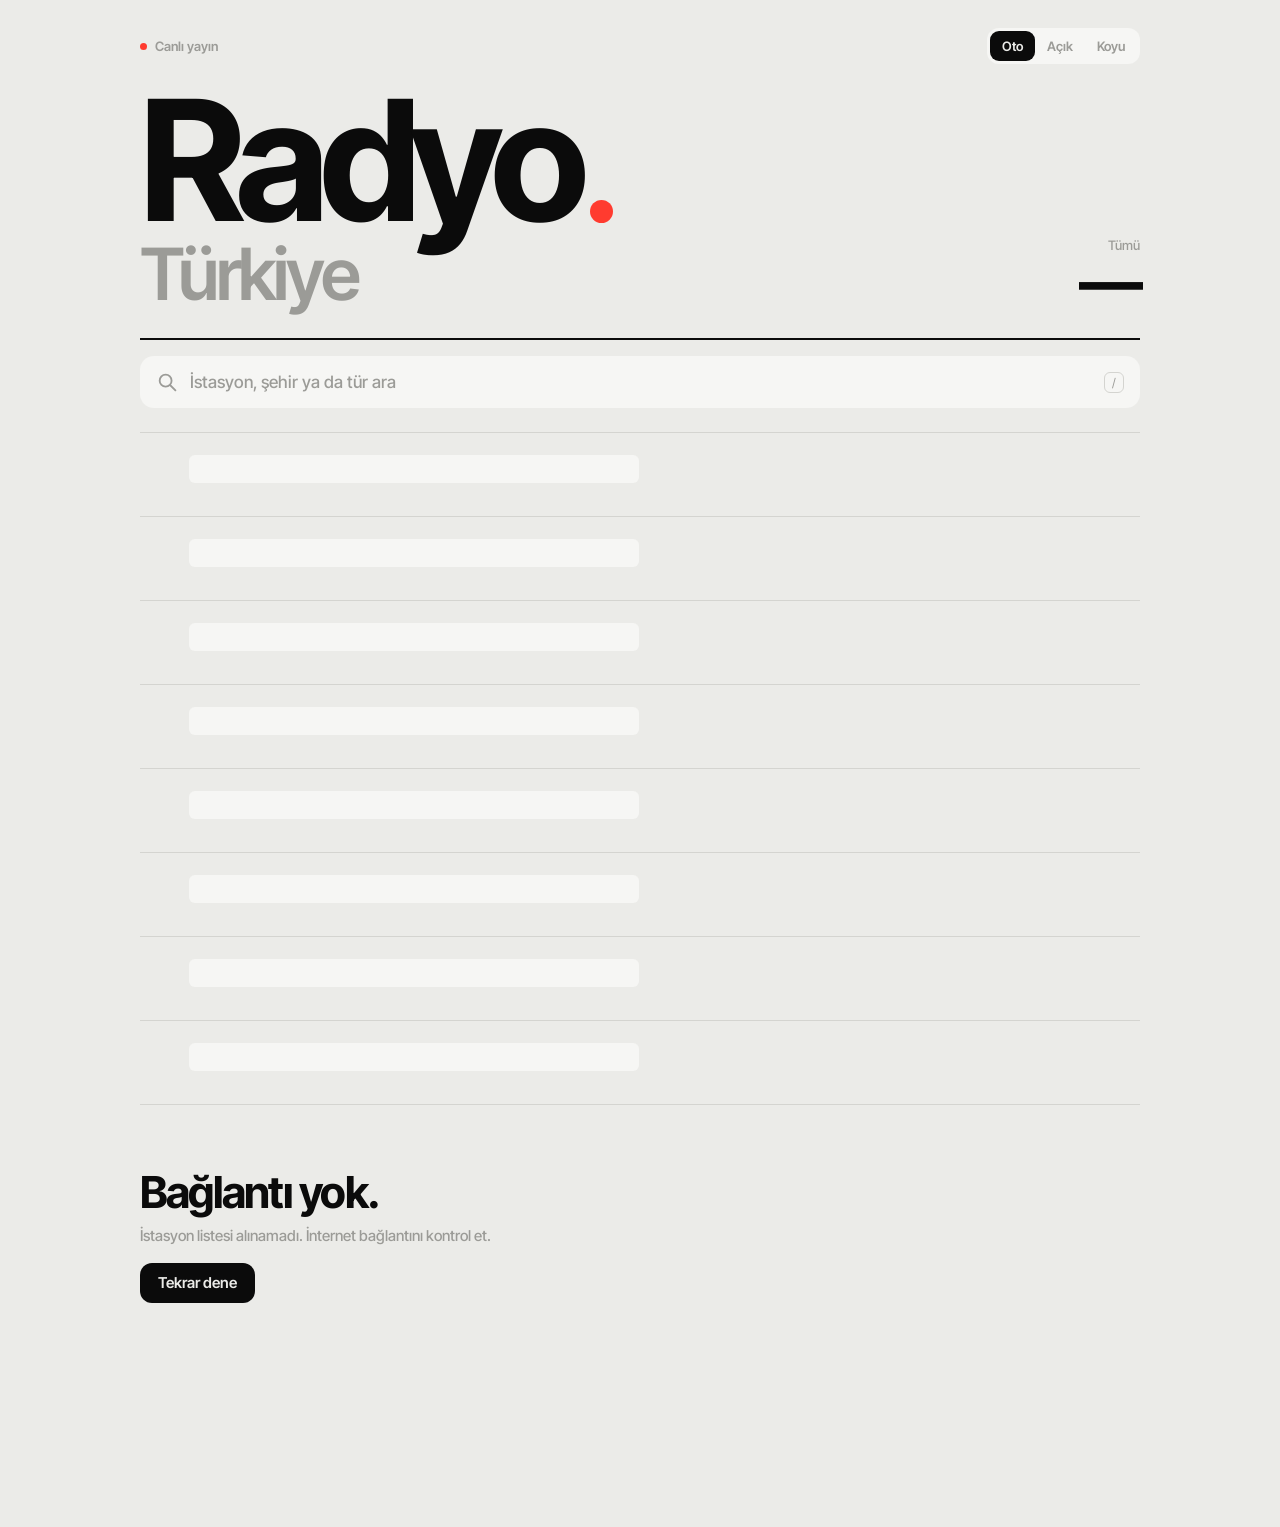
<file: index.html>
<!doctype html>
<html lang="tr">
<head>
  <meta charset="utf-8">
  <meta name="viewport" content="width=device-width, initial-scale=1, viewport-fit=cover">
  <title>Radyo Türkiye</title>
  <meta name="description" content="Türkiye radyolarını listele, ara ve canlı dinle.">
  <meta name="theme-color" content="#ebebe8" media="(prefers-color-scheme: light)" id="themeLight">
  <meta name="theme-color" content="#0b0b0b" media="(prefers-color-scheme: dark)" id="themeDark">
  <link rel="manifest" href="manifest.webmanifest">
  <link rel="icon" href="icons/icon.svg" type="image/svg+xml">
  <link rel="apple-touch-icon" href="icons/apple-touch-icon.png">
  <meta name="apple-mobile-web-app-capable" content="yes">
  <meta name="apple-mobile-web-app-status-bar-style" content="default">
  <link rel="preconnect" href="https://fonts.googleapis.com">
  <link rel="preconnect" href="https://fonts.gstatic.com" crossorigin>
  <link href="https://fonts.googleapis.com/css2?family=Inter+Tight:wght@400;500;600;700;800&display=swap" rel="stylesheet">
  <link rel="stylesheet" href="styles.css">
  <script>
    try { const t = localStorage.getItem("rtr:theme"); if (t === "light" || t === "dark") document.documentElement.dataset.theme = t; } catch {}
  </script>
</head>
<body>
  <div class="app">
    <div class="bar">
      <span class="live">Canlı yayın</span>
      <div class="theme" id="theme" role="group" aria-label="Tema">
        <button data-theme="auto" aria-pressed="true">Oto</button>
        <button data-theme="light" aria-pressed="false">Açık</button>
        <button data-theme="dark" aria-pressed="false">Koyu</button>
      </div>
    </div>
    <header class="top">
      <div class="brand">
        <h1>Radyo<span class="dot" aria-hidden="true"></span></h1>
        <p class="sub">Türkiye</p>
      </div>
      <div class="count">
        <span class="count-label" id="countLabel">Tümü</span>
        <span class="count-num" id="countNum">—</span>
      </div>
    </header>

    <div class="controls">
      <label class="search">
        <svg viewBox="0 0 24 24" aria-hidden="true"><circle cx="10.5" cy="10.5" r="6.5"/><path d="M15.5 15.5 21 21"/></svg>
        <input id="search" type="search" placeholder="İstasyon, şehir ya da tür ara" autocomplete="off" spellcheck="false">
        <kbd>/</kbd>
      </label>
      <nav class="chips" id="chips" aria-label="Filtreler"></nav>
    </div>

    <main>
      <ol class="list" id="list" aria-live="polite"></ol>
      <div class="state" id="state" hidden></div>
    </main>
  </div>

  <!-- Mini player -->
  <section class="mini" id="mini" hidden aria-label="Çalan istasyon">
    <div class="mini-row">
      <button class="mini-info" id="miniOpen" aria-label="Oynatıcıyı aç">
        <span class="mini-num" id="miniNum"></span>
        <span class="mini-text">
          <span class="mini-name" id="miniName"></span>
          <span class="mini-meta" id="miniMeta"></span>
        </span>
      </button>
      <button class="icon-btn mini-play" id="miniPlay" aria-label="Oynat/Duraklat"></button>
    </div>
  </section>

  <!-- Full player -->
  <section class="player" id="player" hidden aria-label="Oynatıcı" role="dialog" aria-modal="true">
    <header class="player-top">
      <button class="icon-btn ghost" id="playerClose" aria-label="Kapat">
        <svg viewBox="0 0 24 24"><path d="M6 9l6 6 6-6"/></svg>
      </button>
      <span class="pill" id="playerCity">Türkiye</span>
      <div class="seg">
        <span class="seg-on" id="playerCodec">MP3</span><span id="playerBitrate">128</span>
      </div>
    </header>

    <div class="player-hero">
      <div class="big-num" id="bigNum"></div>
      <div class="big-name" id="bigName"></div>
    </div>

    <div class="dial">
      <button class="icon-btn round" id="favBtn" aria-label="Favorilere ekle">
        <svg viewBox="0 0 24 24"><path d="M12 3.5l2.6 5.3 5.9.9-4.3 4.1 1 5.8L12 16.9l-5.2 2.7 1-5.8-4.3-4.1 5.9-.9z"/></svg>
      </button>
      <div class="ruler ruler--big" aria-hidden="true"><div class="ruler-track"></div><div class="ruler-labels" id="rulerLabels"></div><div class="needle"></div></div>
      <button class="icon-btn round" id="shareBtn" aria-label="Paylaş">
        <svg viewBox="0 0 24 24"><path d="M12 15V3M7.5 7.5 12 3l4.5 4.5M5 12v8h14v-8"/></svg>
      </button>
    </div>

    <div class="player-bottom">
      <div class="now">
        <span class="now-label" id="nowLabel">Canlı yayın</span>
        <span class="now-title" id="nowTitle"></span>
      </div>
      <div class="transport">
        <button class="t-btn" id="prevBtn" aria-label="Önceki istasyon">
          <svg viewBox="0 0 24 24"><path d="M7 5v14M18 5 9 12l9 7z"/></svg>
        </button>
        <button class="t-btn t-main" id="playBtn"><span id="playLabel">Duraklat</span></button>
        <button class="t-btn" id="nextBtn" aria-label="Sonraki istasyon">
          <svg viewBox="0 0 24 24"><path d="M17 5v14M6 5l9 7-9 7z"/></svg>
        </button>
      </div>
    </div>
  </section>

  <div class="toast" id="toast" role="status" hidden></div>
  <audio id="audio" preload="none"></audio>

  <script src="app.js" type="module"></script>
</body>
</html>
</file>
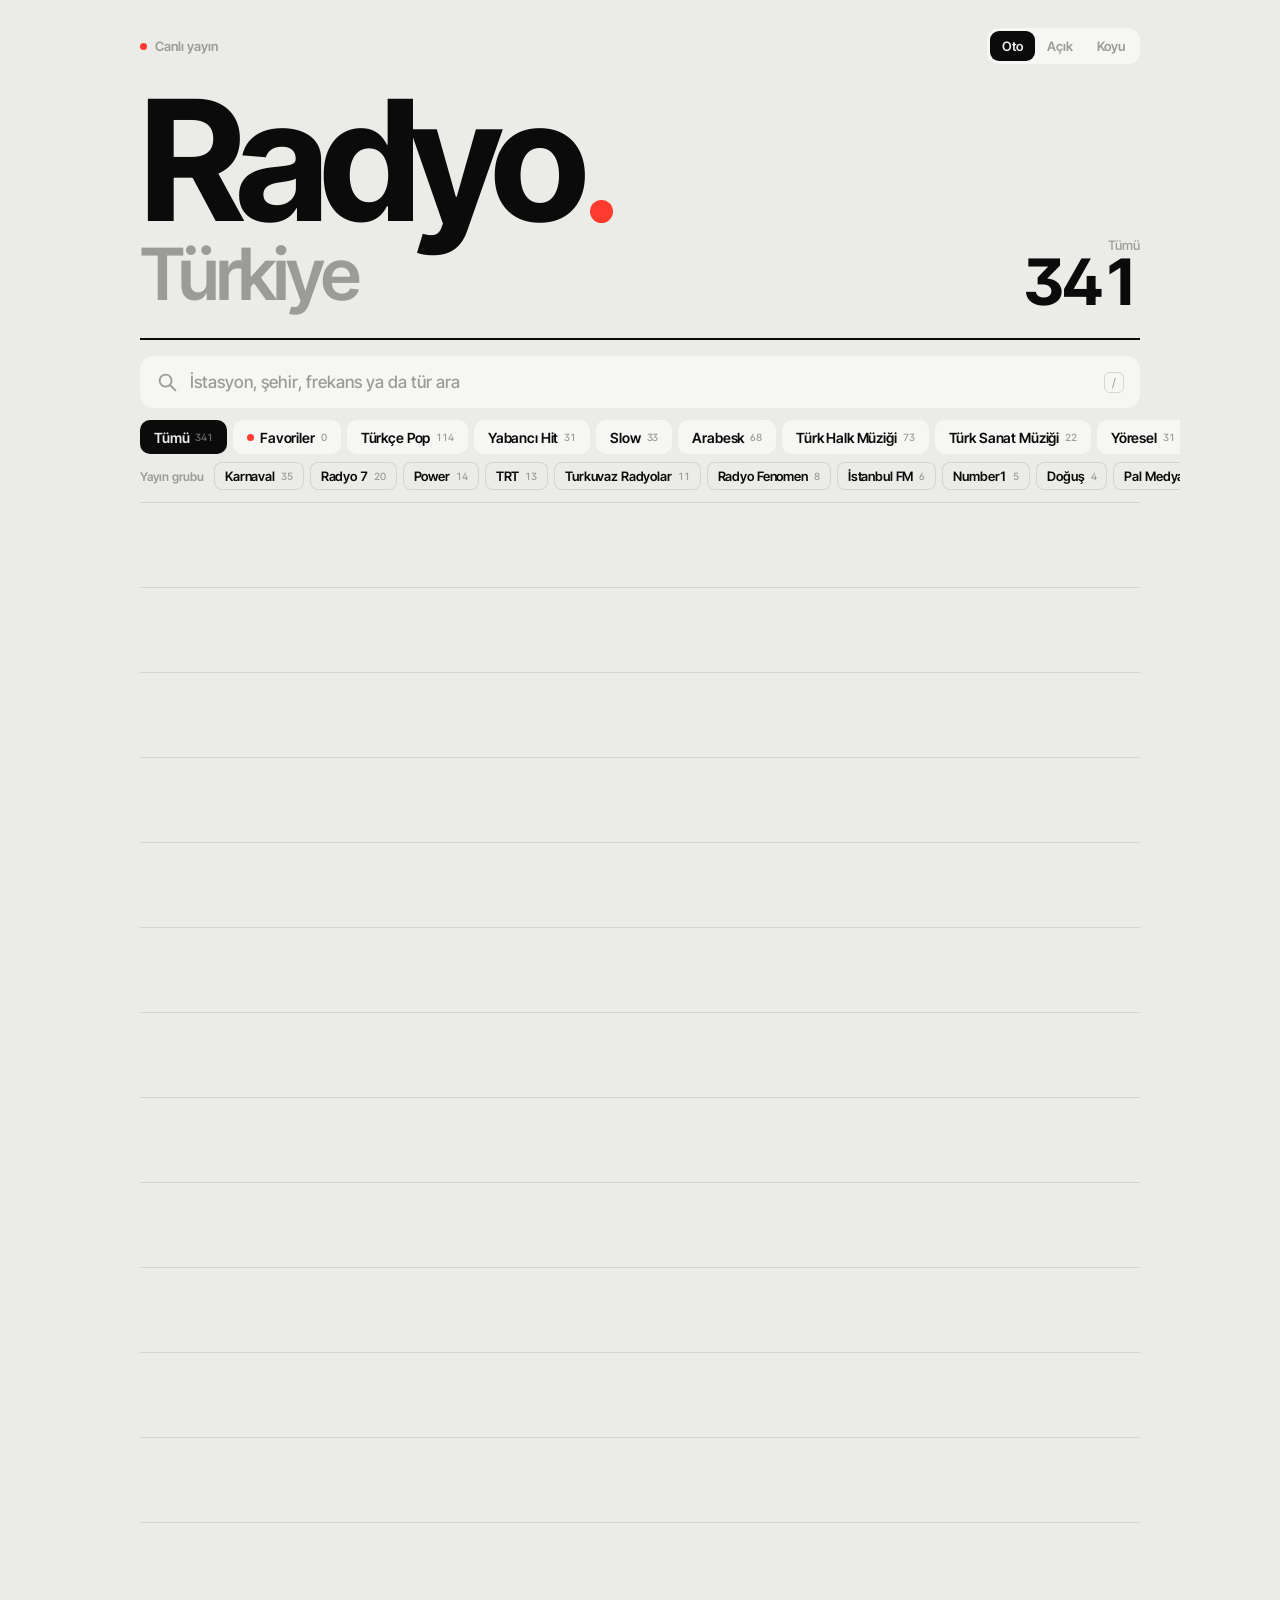
<file: public/index.html>
<!doctype html>
<html lang="tr">
<head>
  <meta charset="utf-8">
  <meta name="viewport" content="width=device-width, initial-scale=1, viewport-fit=cover">
  <title>Radyo Türkiye</title>
  <meta name="description" content="Türkiye radyolarını listele, ara ve canlı dinle.">
  <meta name="theme-color" content="#ebebe8" media="(prefers-color-scheme: light)" id="themeLight">
  <meta name="theme-color" content="#0b0b0b" media="(prefers-color-scheme: dark)" id="themeDark">
  <link rel="manifest" href="manifest.webmanifest">
  <link rel="icon" href="icons/icon.svg" type="image/svg+xml">
  <link rel="apple-touch-icon" href="icons/apple-touch-icon.png">
  <meta name="apple-mobile-web-app-capable" content="yes">
  <meta name="apple-mobile-web-app-status-bar-style" content="default">
  <link rel="preconnect" href="https://fonts.googleapis.com">
  <link rel="preconnect" href="https://fonts.gstatic.com" crossorigin>
  <link href="https://fonts.googleapis.com/css2?family=Inter+Tight:wght@400;500;600;700;800&display=swap" rel="stylesheet">
  <link rel="stylesheet" href="styles.css">
  <script>
    try { const t = localStorage.getItem("rtr:theme"); if (t === "light" || t === "dark") document.documentElement.dataset.theme = t; } catch {}
  </script>
</head>
<body>
  <div class="app">
    <div class="bar">
      <span class="live">Canlı yayın</span>
      <div class="theme" id="theme" role="group" aria-label="Tema">
        <button data-theme="auto" aria-pressed="true">Oto</button>
        <button data-theme="light" aria-pressed="false">Açık</button>
        <button data-theme="dark" aria-pressed="false">Koyu</button>
      </div>
    </div>
    <header class="top">
      <div class="brand">
        <h1>Radyo<span class="dot" aria-hidden="true"></span></h1>
        <p class="sub">Türkiye</p>
      </div>
      <div class="count">
        <span class="count-label" id="countLabel">Tümü</span>
        <span class="count-num" id="countNum">—</span>
      </div>
    </header>

    <div class="controls">
      <label class="search">
        <svg viewBox="0 0 24 24" aria-hidden="true"><circle cx="10.5" cy="10.5" r="6.5"/><path d="M15.5 15.5 21 21"/></svg>
        <input id="search" type="search" placeholder="İstasyon, şehir, frekans ya da tür ara" autocomplete="off" spellcheck="false">
        <kbd>/</kbd>
      </label>
      <nav class="chips" id="chips" aria-label="Kategoriler"></nav>
      <nav class="chips chips--groups" id="groups" aria-label="Yayın grupları"></nav>
    </div>

    <main>
      <ol class="list" id="list" aria-live="polite"></ol>
      <div class="state" id="state" hidden></div>
    </main>
  </div>

  <!-- Mini player -->
  <section class="mini" id="mini" hidden aria-label="Çalan istasyon">
    <div class="mini-row">
      <button class="mini-info" id="miniOpen" aria-label="Oynatıcıyı aç">
        <img class="logo logo--mini" id="miniLogo" alt="" width="48" height="48">
        <span class="mini-text">
          <span class="mini-name" id="miniName"></span>
          <span class="mini-meta" id="miniMeta"></span>
        </span>
      </button>
      <button class="icon-btn mini-play" id="miniPlay" aria-label="Oynat/Duraklat"></button>
    </div>
  </section>

  <!-- Full player -->
  <section class="player" id="player" hidden aria-label="Oynatıcı" role="dialog" aria-modal="true">
    <header class="player-top">
      <button class="icon-btn ghost" id="playerClose" aria-label="Kapat">
        <svg viewBox="0 0 24 24"><path d="M6 9l6 6 6-6"/></svg>
      </button>
      <span class="pill" id="playerCity">Türkiye</span>
      <div class="seg">
        <span class="seg-on" id="playerGroup"></span><span id="playerNo"></span>
      </div>
    </header>

    <div class="player-hero">
      <img class="logo logo--big" id="playerLogo" alt="" width="88" height="88">
      <div class="big-freq"><span class="big-num" id="bigNum"></span><span class="big-unit" id="bigUnit">FM</span></div>
      <div class="big-name" id="bigName"></div>
    </div>

    <div class="dial">
      <button class="icon-btn round" id="favBtn" aria-label="Favorilere ekle">
        <svg viewBox="0 0 24 24"><path d="M12 3.5l2.6 5.3 5.9.9-4.3 4.1 1 5.8L12 16.9l-5.2 2.7 1-5.8-4.3-4.1 5.9-.9z"/></svg>
      </button>
      <div class="ruler ruler--big" aria-hidden="true"><div class="ruler-track"></div><div class="ruler-labels" id="rulerLabels"></div><div class="needle"></div></div>
      <button class="icon-btn round" id="shareBtn" aria-label="Paylaş">
        <svg viewBox="0 0 24 24"><path d="M12 15V3M7.5 7.5 12 3l4.5 4.5M5 12v8h14v-8"/></svg>
      </button>
    </div>

    <div class="player-bottom">
      <div class="now">
        <span class="now-label" id="nowLabel">Canlı yayın</span>
        <span class="now-title" id="nowTitle"></span>
        <p class="now-desc" id="nowDesc"></p>
        <a class="now-link" id="nowLink" target="_blank" rel="noopener" hidden></a>
      </div>
      <div class="transport">
        <button class="t-btn" id="prevBtn" aria-label="Önceki istasyon">
          <svg viewBox="0 0 24 24"><path d="M7 5v14M18 5 9 12l9 7z"/></svg>
        </button>
        <button class="t-btn t-main" id="playBtn"><span id="playLabel">Duraklat</span></button>
        <button class="t-btn" id="nextBtn" aria-label="Sonraki istasyon">
          <svg viewBox="0 0 24 24"><path d="M17 5v14M6 5l9 7-9 7z"/></svg>
        </button>
      </div>
    </div>
  </section>

  <div class="toast" id="toast" role="status" hidden></div>
  <audio id="audio" preload="none"></audio>

  <script src="app.js" type="module"></script>
</body>
</html>
</file>
<file: styles.css>
:root {
  --bg: #ebebe8;
  --surface: #f6f6f4;
  --ink: #0b0b0b;
  --mute: #9b9b97;
  --line: #d4d4d0;
  --red: #ff3b2f;
  --inv-bg: #0b0b0b;
  --inv-ink: #f6f6f4;
  --inv-mute: #6d6d69;
  --gutter: clamp(16px, 4vw, 40px);
  --font: "Inter Tight", "Helvetica Neue", Helvetica, Arial, sans-serif;
  --ease: cubic-bezier(.2, .8, .2, 1);
  color-scheme: light;
}

@media (prefers-color-scheme: dark) {
  :root:not([data-theme="light"]) {
    --bg: #0b0b0b;
    --surface: #161616;
    --ink: #f2f2ef;
    --mute: #6f6f6b;
    --line: #262626;
    --inv-bg: #f2f2ef;
    --inv-ink: #0b0b0b;
    --inv-mute: #8a8a86;
    color-scheme: dark;
  }
}
:root[data-theme="dark"] {
  --bg: #0b0b0b;
  --surface: #161616;
  --ink: #f2f2ef;
  --mute: #6f6f6b;
  --line: #262626;
  --inv-bg: #f2f2ef;
  --inv-ink: #0b0b0b;
  --inv-mute: #8a8a86;
  color-scheme: dark;
}

* { box-sizing: border-box; margin: 0; padding: 0; }
html { -webkit-text-size-adjust: 100%; }
[hidden] { display: none !important; }
body {
  font-family: var(--font);
  background: var(--bg);
  color: var(--ink);
  font-feature-settings: "tnum" 1, "ss01" 1;
  -webkit-font-smoothing: antialiased;
  min-height: 100dvh;
  overflow-x: hidden;
}
button { font: inherit; color: inherit; background: none; border: 0; cursor: pointer; -webkit-tap-highlight-color: transparent; }
svg { width: 22px; height: 22px; fill: none; stroke: currentColor; stroke-width: 2; stroke-linecap: square; stroke-linejoin: miter; }
:focus-visible { outline: 2px solid var(--red); outline-offset: 2px; }

.app {
  max-width: 1080px;
  margin: 0 auto;
  padding: calc(env(safe-area-inset-top) + 28px) var(--gutter) 160px;
}

/* ---------- Header ---------- */
.bar {
  display: flex;
  justify-content: space-between;
  align-items: center;
  margin-bottom: 28px;
  font-size: 13px;
  font-weight: 600;
}
.live { display: inline-flex; align-items: center; gap: 8px; color: var(--mute); }
.live::before { content: ""; width: 7px; height: 7px; border-radius: 50%; background: var(--red); }
.theme { display: flex; background: var(--surface); border-radius: 12px; padding: 3px; }
.theme button {
  height: 30px; padding: 0 12px; border-radius: 9px;
  font-size: 13px; font-weight: 600; color: var(--mute);
  transition: background .2s, color .2s;
}
.theme button[aria-pressed="true"] { background: var(--ink); color: var(--bg); }
body, .controls, .player, .search, .chip, .t-btn, .pill, .seg, .round { transition: background-color .3s, color .3s; }
.top {
  display: flex;
  justify-content: space-between;
  align-items: flex-end;
  padding-bottom: 28px;
  border-bottom: 2px solid var(--ink);
}
.brand h1 {
  font-size: clamp(64px, 16vw, 168px);
  font-weight: 700;
  line-height: .82;
  letter-spacing: -.055em;
  display: flex;
  align-items: flex-end;
}
.dot {
  width: .14em; height: .14em;
  background: var(--red);
  border-radius: 50%;
  margin: 0 0 .04em .06em;
  flex: none;
}
.sub {
  font-size: clamp(32px, 7vw, 72px);
  font-weight: 600;
  letter-spacing: -.045em;
  line-height: 1;
  color: var(--mute);
  margin-top: .12em;
}
.count { text-align: right; display: flex; flex-direction: column; align-items: flex-end; }
.count-label { font-size: 13px; color: var(--mute); font-weight: 500; }
.count-num { font-size: clamp(36px, 7vw, 64px); font-weight: 700; letter-spacing: -.05em; line-height: .9; }

/* ---------- Controls ---------- */
.controls {
  position: sticky;
  top: 0;
  z-index: 5;
  background: var(--bg);
  padding: 16px 0 12px;
  border-bottom: 1px solid var(--line);
}
.search {
  display: flex;
  align-items: center;
  gap: 12px;
  height: 52px;
  padding: 0 16px;
  background: var(--surface);
  border-radius: 14px;
}
.search svg { color: var(--mute); flex: none; }
.search input {
  flex: 1;
  min-width: 0;
  font: inherit;
  font-size: 17px;
  font-weight: 500;
  color: var(--ink);
  background: none;
  border: 0;
  outline: 0;
}
.search input::placeholder { color: var(--mute); }
.search input::-webkit-search-cancel-button { display: none; }
.search kbd {
  font: inherit; font-size: 12px; color: var(--mute);
  border: 1px solid var(--line); border-radius: 6px; padding: 2px 7px;
}
@media (hover: none) { .search kbd { display: none; } }

.chips {
  display: flex;
  gap: 6px;
  overflow-x: auto;
  scrollbar-width: none;
  margin: 12px calc(var(--gutter) * -1) 0;
  padding: 0 var(--gutter);
}
.chips::-webkit-scrollbar { display: none; }
.chip {
  flex: none;
  height: 34px;
  padding: 0 14px;
  border-radius: 10px;
  background: var(--surface);
  font-size: 14px;
  font-weight: 600;
  letter-spacing: -.01em;
  display: inline-flex;
  align-items: center;
  gap: 6px;
  transition: background .2s, color .2s;
}
.chip sup { font-size: 10px; color: var(--mute); font-weight: 500; }
.chip[aria-pressed="true"] { background: var(--ink); color: var(--bg); }
.chip[aria-pressed="true"] sup { color: var(--inv-mute); }
.chip--fav::before { content: ""; width: 7px; height: 7px; border-radius: 50%; background: var(--red); }

/* ---------- List ---------- */
.list { list-style: none; }
.row {
  position: relative;
  display: grid;
  grid-template-columns: auto 1fr auto;
  align-items: center;
  gap: 4px 20px;
  padding: 18px 0;
  border-bottom: 1px solid var(--line);
  cursor: pointer;
  content-visibility: auto;
  contain-intrinsic-size: auto 84px;
}
.row:hover .row-name { color: var(--mute); }
.row-num {
  font-size: 15px;
  font-weight: 600;
  width: 3.2ch;
  color: var(--ink);
  align-self: start;
  padding-top: 6px;
}
.row-num .z, .mini-num .z, .big-num .z { color: var(--mute); opacity: .55; }
.row-main { min-width: 0; }
.row-name {
  font-size: clamp(24px, 4.4vw, 40px);
  font-weight: 700;
  letter-spacing: -.04em;
  line-height: 1.02;
  white-space: nowrap;
  overflow: hidden;
  text-overflow: ellipsis;
  transition: color .2s;
}
.row-meta {
  margin-top: 6px;
  font-size: 13px;
  color: var(--mute);
  font-weight: 500;
  white-space: nowrap;
  overflow: hidden;
  text-overflow: ellipsis;
}
.row-side { display: flex; align-items: center; gap: 10px; }
.row-fav { color: var(--mute); padding: 8px; margin: -8px; }
.row-fav svg { width: 18px; height: 18px; }
.row-fav[aria-pressed="true"] { color: var(--red); }
.row-fav[aria-pressed="true"] svg { fill: currentColor; }
.row-codec { font-size: 11px; font-weight: 600; color: var(--mute); text-transform: uppercase; letter-spacing: .04em; }

.row.is-active .row-name { color: var(--ink); }
.row.is-active::after {
  content: "";
  position: absolute;
  left: calc(var(--gutter) * -1);
  right: calc(var(--gutter) * -1);
  top: 50%;
  height: 2px;
  background: var(--red);
  pointer-events: none;
  transform-origin: left;
  animation: sweep .5s var(--ease);
}
.row.is-active .row-num { color: var(--red); }
.row.is-active .row-codec { display: none; }
.eq { display: none; gap: 3px; align-items: flex-end; height: 18px; }
.row.is-active .eq { display: flex; }
.eq i { width: 3px; background: var(--ink); height: 30%; }
.is-playing .eq i { animation: eq 1s ease-in-out infinite; }
.eq i:nth-child(2) { animation-delay: -.3s; }
.eq i:nth-child(3) { animation-delay: -.6s; }
@keyframes eq { 0%, 100% { height: 25%; } 50% { height: 100%; } }
@keyframes sweep { from { transform: scaleX(0); } to { transform: scaleX(1); } }

.state {
  padding: 64px 0;
  font-size: clamp(28px, 5vw, 44px);
  font-weight: 700;
  letter-spacing: -.04em;
  line-height: 1.05;
}
.state small { display: block; font-size: 15px; font-weight: 500; letter-spacing: 0; color: var(--mute); margin-top: 12px; }
.state button { margin-top: 20px; font-size: 15px; font-weight: 600; letter-spacing: 0; background: var(--ink); color: var(--bg); padding: 12px 18px; border-radius: 12px; }

.skeleton { height: 84px; border-bottom: 1px solid var(--line); position: relative; overflow: hidden; }
.skeleton::before {
  content: ""; position: absolute; left: 3.2ch; margin-left: 20px; top: 22px; height: 28px; width: 45%;
  background: var(--surface); border-radius: 6px; animation: pulse 1.2s ease-in-out infinite;
}
@keyframes pulse { 50% { opacity: .4; } }

/* ---------- Ruler ---------- */
.ruler { position: relative; overflow: hidden; }
.ruler-track {
  position: absolute; inset: 0;
  width: 400%;
  background:
    repeating-linear-gradient(90deg, currentColor 0 1px, transparent 1px 50px) bottom left / 100% 70% no-repeat,
    repeating-linear-gradient(90deg, currentColor 0 1px, transparent 1px 10px) bottom left / 100% 38% no-repeat;
  opacity: .35;
  transition: transform .8s var(--ease);
  will-change: transform;
}
.needle {
  position: absolute; left: 50%; top: 0; bottom: 0;
  width: 2px; margin-left: -1px;
  background: var(--red);
}

/* ---------- Mini player ---------- */
.mini {
  position: fixed;
  left: 0; right: 0; bottom: 0;
  z-index: 20;
  padding: 0 var(--gutter) calc(env(safe-area-inset-bottom) + 12px);
  pointer-events: none;
}
.mini > * { pointer-events: auto; }
.mini-row {
  max-width: 1080px; margin: 0 auto;
  display: flex; align-items: center; gap: 12px;
  background: var(--inv-bg); color: var(--inv-ink);
  padding: 10px 10px 10px 18px;
  border-radius: 18px;
  box-shadow: 0 12px 40px -12px rgb(0 0 0 / .35);
}
.mini-info { flex: 1; min-width: 0; display: flex; align-items: center; gap: 16px; text-align: left; padding: 4px 0; }
.mini-num { font-size: 28px; font-weight: 700; letter-spacing: -.05em; flex: none; }
.mini-num .z { color: var(--inv-mute); opacity: 1; }
.mini-text { min-width: 0; display: flex; flex-direction: column; }
.mini-name { font-size: 17px; font-weight: 700; letter-spacing: -.02em; white-space: nowrap; overflow: hidden; text-overflow: ellipsis; }
.mini-meta { font-size: 12px; color: var(--inv-mute); font-weight: 500; white-space: nowrap; overflow: hidden; text-overflow: ellipsis; }
.icon-btn { display: inline-grid; place-items: center; width: 44px; height: 44px; border-radius: 12px; flex: none; }
.mini-play { width: 56px; height: 56px; border-radius: 14px; background: var(--inv-ink); color: var(--inv-bg); }
.mini-play svg { fill: currentColor; stroke: none; }

.mini.enter { animation: rise .45s var(--ease); }
@keyframes rise { from { transform: translateY(110%); } }

/* ---------- Full player ---------- */
.player {
  position: fixed; inset: 0; z-index: 30;
  background: var(--surface);
  display: flex; flex-direction: column;
  padding: calc(env(safe-area-inset-top) + 16px) var(--gutter) calc(env(safe-area-inset-bottom) + 16px);
  transition: transform .5s var(--ease);
}
.player[data-closing] { transform: translateY(100%); }
.player.enter { animation: rise .5s var(--ease); }
.player > * { width: 100%; max-width: 640px; margin-left: auto; margin-right: auto; }
.player-top { display: flex; align-items: center; gap: 10px; }
.ghost { margin-left: -10px; }
.pill {
  height: 36px; padding: 0 14px; border-radius: 10px; background: var(--bg);
  display: inline-flex; align-items: center; font-size: 14px; font-weight: 600;
  max-width: 50vw; white-space: nowrap; overflow: hidden; text-overflow: ellipsis;
}
.seg { margin-left: auto; display: flex; background: var(--bg); border-radius: 12px; padding: 3px; font-size: 13px; font-weight: 700; }
.seg span { padding: 7px 12px; border-radius: 9px; }
.seg span:last-child { color: var(--mute); }
.seg span:last-child::after { content: " kbps"; font-weight: 500; }
.seg-on { background: var(--ink); color: var(--surface); }

.player-hero { flex: 1; display: flex; flex-direction: column; justify-content: center; align-items: center; text-align: center; min-height: 0; }
.big-num {
  font-size: clamp(96px, 30vw, 200px);
  font-weight: 600;
  letter-spacing: -.07em;
  line-height: .85;
  margin-left: -.06em;
}
.big-name {
  margin-top: 14px; font-size: 17px; font-weight: 500; color: var(--mute);
  max-width: 100%; overflow: hidden; text-overflow: ellipsis; white-space: nowrap;
}

.dial { position: relative; display: grid; grid-template-columns: 1fr; padding: 28px 0; }
.dial .round { position: absolute; top: 0; width: 44px; height: 44px; border-radius: 50%; background: var(--bg); z-index: 2; }
.dial #favBtn { left: 0; }
.dial #shareBtn { right: 0; }
.dial #favBtn[aria-pressed="true"] { color: var(--red); }
.dial #favBtn[aria-pressed="true"] svg { fill: currentColor; }
.dial .round svg { width: 18px; height: 18px; }
.ruler--big {
  height: 150px;
  margin: 0 calc(var(--gutter) * -1);
  color: var(--ink);
  -webkit-mask: linear-gradient(90deg, transparent, #000 18%, #000 82%, transparent);
          mask: linear-gradient(90deg, transparent, #000 18%, #000 82%, transparent);
}
.ruler--big .ruler-track { top: 50px; bottom: 40px; }
.ruler-labels { position: absolute; left: 0; bottom: 14px; width: 400%; height: 16px; transition: transform .8s var(--ease); }
.ruler-labels span { position: absolute; transform: translateX(-50%); font-size: 11px; font-weight: 500; color: var(--mute); }

.player-bottom { padding-top: 8px; }
.now { display: flex; flex-direction: column; margin-bottom: 14px; min-height: 52px; }
.now-label { font-size: 13px; color: var(--mute); font-weight: 500; display: flex; align-items: center; gap: 8px; }
.now-label::before { content: ""; width: 7px; height: 7px; border-radius: 50%; background: var(--mute); }
.is-playing .now-label::before { background: var(--red); animation: pulse 1.6s ease-in-out infinite; }
.now-title { font-size: clamp(22px, 5.5vw, 30px); font-weight: 700; letter-spacing: -.035em; line-height: 1.1; overflow: hidden; text-overflow: ellipsis; display: -webkit-box; -webkit-line-clamp: 2; -webkit-box-orient: vertical; }
.transport { display: grid; grid-template-columns: 1fr 2.6fr 1fr; gap: 6px; height: 96px; }
.t-btn { border-radius: 18px; background: var(--bg); display: grid; place-items: center; transition: transform .15s var(--ease), background .2s; }
.t-btn:active { transform: scale(.97); }
.t-btn svg { width: 18px; height: 18px; fill: currentColor; }
.t-main { background: var(--ink); color: var(--surface); font-size: 17px; font-weight: 600; }
.is-loading .t-main span { animation: pulse 1s ease-in-out infinite; }

/* ---------- Toast ---------- */
.toast {
  position: fixed; left: 50%; top: calc(env(safe-area-inset-top) + 16px); z-index: 40;
  transform: translateX(-50%);
  background: var(--ink); color: var(--bg);
  padding: 12px 18px; border-radius: 12px; font-size: 14px; font-weight: 600;
  max-width: calc(100vw - 32px);
}
.toast::before { content: ""; display: inline-block; width: 7px; height: 7px; border-radius: 50%; background: var(--red); margin-right: 10px; vertical-align: 1px; }

@media (min-width: 900px) {
  .row { grid-template-columns: 4ch 1fr auto; }
}

@media (prefers-reduced-motion: reduce) {
  *, *::before, *::after { animation: none !important; transition: none !important; }
}
</file>
<file: public/styles.css>
:root {
  --bg: #ebebe8;
  --surface: #f6f6f4;
  --ink: #0b0b0b;
  --mute: #9b9b97;
  --line: #d4d4d0;
  --red: #ff3b2f;
  --inv-bg: #0b0b0b;
  --inv-ink: #f6f6f4;
  --inv-mute: #6d6d69;
  --gutter: clamp(16px, 4vw, 40px);
  --font: "Inter Tight", "Helvetica Neue", Helvetica, Arial, sans-serif;
  --ease: cubic-bezier(.2, .8, .2, 1);
  color-scheme: light;
}

@media (prefers-color-scheme: dark) {
  :root:not([data-theme="light"]) {
    --bg: #0b0b0b;
    --surface: #161616;
    --ink: #f2f2ef;
    --mute: #6f6f6b;
    --line: #262626;
    --inv-bg: #f2f2ef;
    --inv-ink: #0b0b0b;
    --inv-mute: #8a8a86;
    color-scheme: dark;
  }
}
:root[data-theme="dark"] {
  --bg: #0b0b0b;
  --surface: #161616;
  --ink: #f2f2ef;
  --mute: #6f6f6b;
  --line: #262626;
  --inv-bg: #f2f2ef;
  --inv-ink: #0b0b0b;
  --inv-mute: #8a8a86;
  color-scheme: dark;
}

* { box-sizing: border-box; margin: 0; padding: 0; }
html { -webkit-text-size-adjust: 100%; }
[hidden] { display: none !important; }
body {
  font-family: var(--font);
  background: var(--bg);
  color: var(--ink);
  font-feature-settings: "tnum" 1, "ss01" 1;
  -webkit-font-smoothing: antialiased;
  min-height: 100dvh;
  overflow-x: hidden;
}
button { font: inherit; color: inherit; background: none; border: 0; cursor: pointer; -webkit-tap-highlight-color: transparent; }
svg { width: 22px; height: 22px; fill: none; stroke: currentColor; stroke-width: 2; stroke-linecap: square; stroke-linejoin: miter; }
:focus-visible { outline: 2px solid var(--red); outline-offset: 2px; }

.app {
  max-width: 1080px;
  margin: 0 auto;
  padding: calc(env(safe-area-inset-top) + 28px) var(--gutter) 160px;
}

/* ---------- Header ---------- */
.bar {
  display: flex;
  justify-content: space-between;
  align-items: center;
  margin-bottom: 28px;
  font-size: 13px;
  font-weight: 600;
}
.live { display: inline-flex; align-items: center; gap: 8px; color: var(--mute); }
.live::before { content: ""; width: 7px; height: 7px; border-radius: 50%; background: var(--red); }
.theme { display: flex; background: var(--surface); border-radius: 12px; padding: 3px; }
.theme button {
  height: 30px; padding: 0 12px; border-radius: 9px;
  font-size: 13px; font-weight: 600; color: var(--mute);
  transition: background .2s, color .2s;
}
.theme button[aria-pressed="true"] { background: var(--ink); color: var(--bg); }
body, .controls, .player, .search, .chip, .t-btn, .pill, .seg, .round { transition: background-color .3s, color .3s; }
.top {
  display: flex;
  justify-content: space-between;
  align-items: flex-end;
  padding-bottom: 28px;
  border-bottom: 2px solid var(--ink);
}
.brand h1 {
  font-size: clamp(64px, 16vw, 168px);
  font-weight: 700;
  line-height: .82;
  letter-spacing: -.055em;
  display: flex;
  align-items: flex-end;
}
.dot {
  width: .14em; height: .14em;
  background: var(--red);
  border-radius: 50%;
  margin: 0 0 .04em .06em;
  flex: none;
}
.sub {
  font-size: clamp(32px, 7vw, 72px);
  font-weight: 600;
  letter-spacing: -.045em;
  line-height: 1;
  color: var(--mute);
  margin-top: .12em;
}
.count { text-align: right; display: flex; flex-direction: column; align-items: flex-end; }
.count-label { font-size: 13px; color: var(--mute); font-weight: 500; }
.count-num { font-size: clamp(36px, 7vw, 64px); font-weight: 700; letter-spacing: -.05em; line-height: .9; }

/* ---------- Controls ---------- */
.controls {
  position: sticky;
  top: 0;
  z-index: 5;
  background: var(--bg);
  padding: 16px 0 12px;
  border-bottom: 1px solid var(--line);
}
.search {
  display: flex;
  align-items: center;
  gap: 12px;
  height: 52px;
  padding: 0 16px;
  background: var(--surface);
  border-radius: 14px;
}
.search svg { color: var(--mute); flex: none; }
.search input {
  flex: 1;
  min-width: 0;
  font: inherit;
  font-size: 17px;
  font-weight: 500;
  color: var(--ink);
  background: none;
  border: 0;
  outline: 0;
}
.search input::placeholder { color: var(--mute); }
.search input::-webkit-search-cancel-button { display: none; }
.search kbd {
  font: inherit; font-size: 12px; color: var(--mute);
  border: 1px solid var(--line); border-radius: 6px; padding: 2px 7px;
}
@media (hover: none) { .search kbd { display: none; } }

.chips {
  display: flex;
  gap: 6px;
  overflow-x: auto;
  scrollbar-width: none;
  margin: 12px calc(var(--gutter) * -1) 0;
  padding: 0 var(--gutter);
}
.chips::-webkit-scrollbar { display: none; }
.chip {
  flex: none;
  height: 34px;
  padding: 0 14px;
  border-radius: 10px;
  background: var(--surface);
  font-size: 14px;
  font-weight: 600;
  letter-spacing: -.01em;
  display: inline-flex;
  align-items: center;
  gap: 6px;
  transition: background .2s, color .2s;
}
.chip sup { font-size: 10px; color: var(--mute); font-weight: 500; }
.chip[aria-pressed="true"] { background: var(--ink); color: var(--bg); }
.chips--groups { margin-top: 8px; align-items: center; }
.chips-label { flex: none; font-size: 12px; font-weight: 600; color: var(--mute); margin-right: 4px; }
.chip--sm { height: 28px; padding: 0 11px; font-size: 13px; border-radius: 8px; background: none; box-shadow: inset 0 0 0 1px var(--line); }
.chip--sm[aria-pressed="true"] { box-shadow: none; }
.chip[aria-pressed="true"] sup { color: var(--inv-mute); }
.chip--fav::before { content: ""; width: 7px; height: 7px; border-radius: 50%; background: var(--red); }

/* ---------- List ---------- */
.list { list-style: none; }
.row {
  position: relative;
  display: grid;
  grid-template-columns: auto auto 1fr auto;
  align-items: center;
  gap: 4px 16px;
  padding: 18px 0;
  border-bottom: 1px solid var(--line);
  cursor: pointer;
  content-visibility: auto;
  contain-intrinsic-size: auto 84px;
}
.row:hover .row-name { color: var(--mute); }
.row-num {
  font-size: 15px;
  font-weight: 600;
  width: 3.2ch;
  color: var(--ink);
}
.row-num .z, .mini-num .z, .big-num .z { color: var(--mute); opacity: .55; }
.row-main { min-width: 0; }
.row-name {
  font-size: clamp(24px, 4.4vw, 40px);
  font-weight: 700;
  letter-spacing: -.04em;
  line-height: 1.02;
  white-space: nowrap;
  overflow: hidden;
  text-overflow: ellipsis;
  transition: color .2s;
}
.row-meta {
  margin-top: 6px;
  font-size: 13px;
  color: var(--mute);
  font-weight: 500;
  white-space: nowrap;
  overflow: hidden;
  text-overflow: ellipsis;
}
.row-side { display: flex; align-items: center; gap: 10px; }
.row-fav { color: var(--mute); padding: 8px; margin: -8px; }
.row-fav svg { width: 18px; height: 18px; }
.row-fav[aria-pressed="true"] { color: var(--red); }
.row-fav[aria-pressed="true"] svg { fill: currentColor; }
.row-group {
  font-size: 11px; font-weight: 700; color: var(--mute); letter-spacing: .02em;
  border: 1px solid var(--line); border-radius: 6px; padding: 3px 6px; white-space: nowrap;
}
@media (max-width: 520px) { .row-group { display: none; } }

.logo {
  width: 48px; height: 48px; flex: none;
  border-radius: 12px;
  object-fit: cover;
  background: #fff;
  box-shadow: inset 0 0 0 1px rgb(0 0 0 / .06);
}
.logo:not([src]) { visibility: hidden; }

/* Active station: a tuned-in panel with fine dial ticks and a vertical red needle,
   like the pointer on an analog band scale. Nothing crosses the text. */
.row.is-active { content-visibility: visible; isolation: isolate; border-bottom-color: transparent; }
.row:has(+ .row.is-active) { border-bottom-color: transparent; }
.row.is-active .row-name { color: var(--ink); }
.row.is-active::before {
  content: "";
  position: absolute;
  inset: 6px -14px;
  z-index: -1;
  border-radius: 16px;
  background:
    repeating-linear-gradient(90deg, var(--line) 0 1px, transparent 1px 8px) left 14px bottom 0 / calc(100% - 28px) 7px no-repeat,
    var(--surface);
  animation: tune-in .35s var(--ease);
}
.row.is-active::after {
  content: "";
  position: absolute;
  left: -7px;
  top: 18px;
  bottom: 18px;
  width: 2px;
  border-radius: 2px;
  background: var(--red);
  pointer-events: none;
  transform-origin: bottom;
  animation: needle-in .45s var(--ease);
}
.row.is-active .row-num { color: var(--red); }
.row.is-active .row-group { display: none; }
.eq { display: none; gap: 3px; align-items: flex-end; height: 18px; }
.row.is-active .eq { display: flex; }
.eq i { width: 3px; background: var(--red); height: 30%; border-radius: 1px; }
.is-playing .eq i { animation: eq 1s ease-in-out infinite; }
.eq i:nth-child(2) { animation-delay: -.3s; }
.eq i:nth-child(3) { animation-delay: -.6s; }
@keyframes eq { 0%, 100% { height: 25%; } 50% { height: 100%; } }
@keyframes tune-in { from { opacity: 0; } }
@keyframes needle-in { from { transform: scaleY(0); } }

.state {
  padding: 64px 0;
  font-size: clamp(28px, 5vw, 44px);
  font-weight: 700;
  letter-spacing: -.04em;
  line-height: 1.05;
}
.state small { display: block; font-size: 15px; font-weight: 500; letter-spacing: 0; color: var(--mute); margin-top: 12px; }
.state button { margin-top: 20px; font-size: 15px; font-weight: 600; letter-spacing: 0; background: var(--ink); color: var(--bg); padding: 12px 18px; border-radius: 12px; }

.skeleton { height: 84px; border-bottom: 1px solid var(--line); position: relative; overflow: hidden; }
.skeleton::before {
  content: ""; position: absolute; left: 3.2ch; margin-left: 20px; top: 22px; height: 28px; width: 45%;
  background: var(--surface); border-radius: 6px; animation: pulse 1.2s ease-in-out infinite;
}
@keyframes pulse { 50% { opacity: .4; } }

/* ---------- Ruler ---------- */
.ruler { position: relative; overflow: hidden; }
.ruler-track {
  position: absolute; inset: 0;
  width: 400%;
  background:
    repeating-linear-gradient(90deg, currentColor 0 1px, transparent 1px 50px) bottom left / 100% 70% no-repeat,
    repeating-linear-gradient(90deg, currentColor 0 1px, transparent 1px 10px) bottom left / 100% 38% no-repeat;
  opacity: .35;
  transition: transform .8s var(--ease);
  will-change: transform;
}
.needle {
  position: absolute; left: 50%; top: 0; bottom: 0;
  width: 2px; margin-left: -1px;
  background: var(--red);
}

/* ---------- Mini player ---------- */
.mini {
  position: fixed;
  left: 0; right: 0; bottom: 0;
  z-index: 20;
  padding: 0 var(--gutter) calc(env(safe-area-inset-bottom) + 12px);
  pointer-events: none;
}
.mini > * { pointer-events: auto; }
.mini-row {
  max-width: 1080px; margin: 0 auto;
  display: flex; align-items: center; gap: 12px;
  background: var(--inv-bg); color: var(--inv-ink);
  padding: 10px 10px 10px 18px;
  border-radius: 18px;
  box-shadow: 0 12px 40px -12px rgb(0 0 0 / .35);
}
.mini-info { flex: 1; min-width: 0; display: flex; align-items: center; gap: 16px; text-align: left; padding: 4px 0; }
.mini-num { font-size: 28px; font-weight: 700; letter-spacing: -.05em; flex: none; }
.mini-num .z { color: var(--inv-mute); opacity: 1; }
.mini-text { min-width: 0; display: flex; flex-direction: column; }
.mini-name { font-size: 17px; font-weight: 700; letter-spacing: -.02em; white-space: nowrap; overflow: hidden; text-overflow: ellipsis; }
.mini-meta { font-size: 12px; color: var(--inv-mute); font-weight: 500; white-space: nowrap; overflow: hidden; text-overflow: ellipsis; }
.icon-btn { display: inline-grid; place-items: center; width: 44px; height: 44px; border-radius: 12px; flex: none; }
.mini-play { width: 56px; height: 56px; border-radius: 14px; background: var(--inv-ink); color: var(--inv-bg); }
.mini-play svg { fill: currentColor; stroke: none; }

.mini.enter { animation: rise .45s var(--ease); }
@keyframes rise { from { transform: translateY(110%); } }

/* ---------- Full player ---------- */
.player {
  position: fixed; inset: 0; z-index: 30;
  background: var(--surface);
  display: flex; flex-direction: column;
  padding: calc(env(safe-area-inset-top) + 16px) var(--gutter) calc(env(safe-area-inset-bottom) + 16px);
  overflow-y: auto;
  transition: transform .5s var(--ease);
}
.player[data-closing] { transform: translateY(100%); }
.player.enter { animation: rise .5s var(--ease); }
.player > * { width: 100%; max-width: 640px; margin-left: auto; margin-right: auto; }
.player-top { display: flex; align-items: center; gap: 10px; }
.ghost { margin-left: -10px; }
.pill {
  height: 36px; padding: 0 14px; border-radius: 10px; background: var(--bg);
  display: inline-flex; align-items: center; font-size: 14px; font-weight: 600;
  max-width: 50vw; white-space: nowrap; overflow: hidden; text-overflow: ellipsis;
}
.seg { margin-left: auto; display: flex; background: var(--bg); border-radius: 12px; padding: 3px; font-size: 13px; font-weight: 700; }
.seg span { padding: 7px 12px; border-radius: 9px; }
.seg span:last-child { color: var(--mute); }
.seg-on { background: var(--ink); color: var(--surface); }

.player-hero { flex: 1; display: flex; flex-direction: column; justify-content: center; align-items: center; text-align: center; min-height: 0; padding: 12px 0; }
.logo--big { width: 88px; height: 88px; border-radius: 22px; margin-bottom: 20px; }
.logo--mini { width: 44px; height: 44px; border-radius: 10px; }
.big-freq { display: flex; align-items: baseline; gap: .12em; }
.big-unit { font-size: clamp(18px, 4vw, 24px); font-weight: 600; color: var(--mute); letter-spacing: -.02em; }
.big-num {
  font-size: clamp(80px, 24vw, 168px);
  font-weight: 600;
  letter-spacing: -.07em;
  line-height: .85;
  margin-left: -.06em;
}
.big-name {
  margin-top: 14px; font-size: 17px; font-weight: 500; color: var(--mute);
  max-width: 100%; overflow: hidden; text-overflow: ellipsis; white-space: nowrap;
}

.dial { position: relative; display: grid; grid-template-columns: 1fr; padding: 28px 0; }
.dial .round { position: absolute; top: 0; width: 44px; height: 44px; border-radius: 50%; background: var(--bg); z-index: 2; }
.dial #favBtn { left: 0; }
.dial #shareBtn { right: 0; }
.dial #favBtn[aria-pressed="true"] { color: var(--red); }
.dial #favBtn[aria-pressed="true"] svg { fill: currentColor; }
.dial .round svg { width: 18px; height: 18px; }
.ruler--big {
  height: 120px;
  margin: 0 calc(var(--gutter) * -1);
  color: var(--ink);
  -webkit-mask: linear-gradient(90deg, transparent, #000 18%, #000 82%, transparent);
          mask: linear-gradient(90deg, transparent, #000 18%, #000 82%, transparent);
}
.ruler--big .ruler-track { top: 30px; bottom: 36px; }
.ruler-labels { position: absolute; left: 0; bottom: 14px; width: 400%; height: 16px; transition: transform .8s var(--ease); }
.ruler-labels span { position: absolute; transform: translateX(-50%); font-size: 11px; font-weight: 500; color: var(--mute); }

.player-bottom { padding-top: 8px; }
.now { display: flex; flex-direction: column; margin-bottom: 14px; min-height: 52px; }
.now-desc {
  margin-top: 8px; font-size: 14px; line-height: 1.45; color: var(--mute); font-weight: 500;
  display: -webkit-box; -webkit-line-clamp: 3; -webkit-box-orient: vertical; overflow: hidden;
}
.now-link { margin-top: 6px; font-size: 13px; font-weight: 600; color: var(--ink); text-underline-offset: 3px; align-self: flex-start; }
.now-label { font-size: 13px; color: var(--mute); font-weight: 500; display: flex; align-items: center; gap: 8px; }
.now-label::before { content: ""; width: 7px; height: 7px; border-radius: 50%; background: var(--mute); }
.is-playing .now-label::before { background: var(--red); animation: pulse 1.6s ease-in-out infinite; }
.now-title { font-size: clamp(22px, 5.5vw, 30px); font-weight: 700; letter-spacing: -.035em; line-height: 1.1; overflow: hidden; text-overflow: ellipsis; display: -webkit-box; -webkit-line-clamp: 2; -webkit-box-orient: vertical; }
.transport { display: grid; grid-template-columns: 1fr 2.6fr 1fr; gap: 6px; height: 96px; }
.t-btn { border-radius: 18px; background: var(--bg); display: grid; place-items: center; transition: transform .15s var(--ease), background .2s; }
.t-btn:active { transform: scale(.97); }
.t-btn svg { width: 18px; height: 18px; fill: currentColor; }
.t-main { background: var(--ink); color: var(--surface); font-size: 17px; font-weight: 600; }
.is-loading .t-main span { animation: pulse 1s ease-in-out infinite; }

/* ---------- Toast ---------- */
.toast {
  position: fixed; left: 50%; top: calc(env(safe-area-inset-top) + 16px); z-index: 40;
  transform: translateX(-50%);
  background: var(--ink); color: var(--bg);
  padding: 12px 18px; border-radius: 12px; font-size: 14px; font-weight: 600;
  max-width: calc(100vw - 32px);
}
.toast::before { content: ""; display: inline-block; width: 7px; height: 7px; border-radius: 50%; background: var(--red); margin-right: 10px; vertical-align: 1px; }

@media (min-width: 900px) {
  .row { grid-template-columns: 4ch auto 1fr auto; gap: 4px 20px; }
}

@media (prefers-reduced-motion: reduce) {
  *, *::before, *::after { animation: none !important; transition: none !important; }
}
</file>
